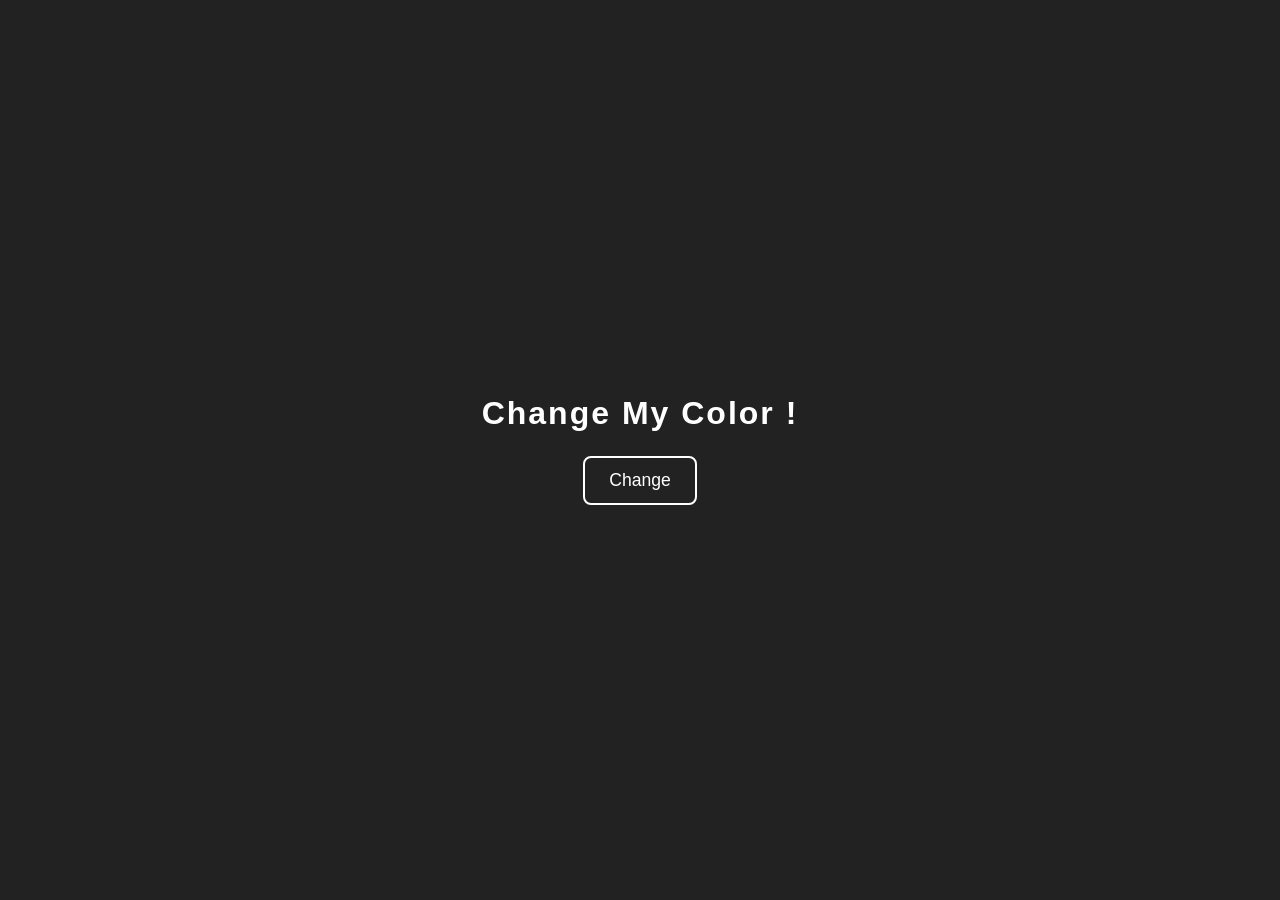
<file: Task11-Part2/01-Color-Flipper/index.html>
<!DOCTYPE html>
<html lang="ar">
<head>
<meta charset="UTF-8">
<meta name="viewport" content="width=device-width, initial-scale=1.0">
<title>Color Flipper</title>
<link rel="stylesheet" href="style.css">
</head>
<body>
  <main>
    <h1 id="color-text">Change My Color !</h1>
    <button id="btn" class="btn">Change</button>
  </main>
  <script src="app.js"></script>
</body>
</html>
</file>
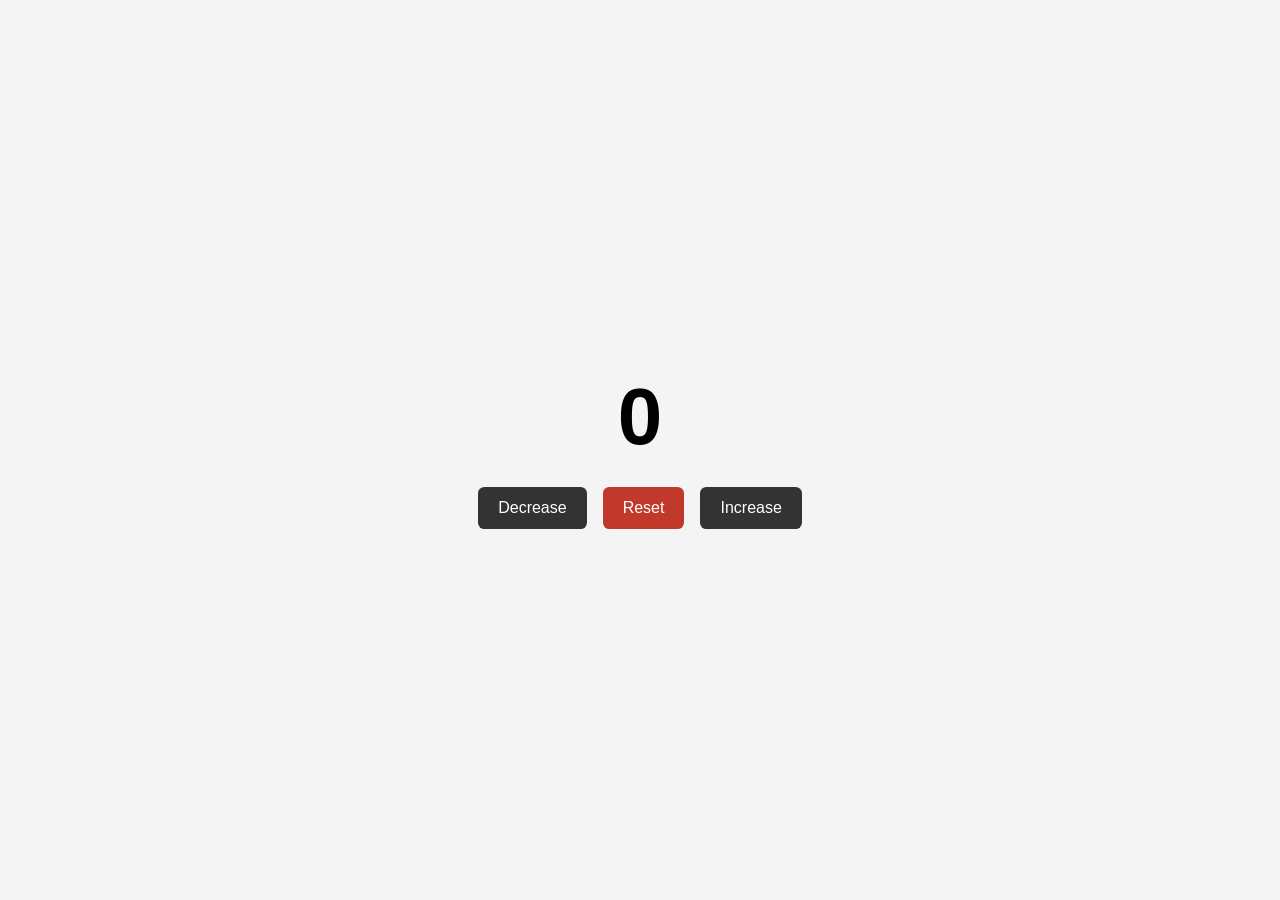
<file: Task11-Part2/02-Counter/index.html>
<!DOCTYPE html>
<html lang="ar">
<head>
<meta charset="UTF-8">
<meta name="viewport" content="width=device-width, initial-scale=1.0">
<title>Counter</title>
<link rel="stylesheet" href="style.css">
</head>
<body>
  <main>
    <h1 id="value">0</h1>
    <div class="btn-container">
      <button class="btn" id="decrease-btn">Decrease</button>
      <button class="btn" id="reset-btn">Reset</button>
      <button class="btn" id="increase-btn">Increase</button>
    </div>
  </main>
  <script src="app.js"></script>
</body>
</html>
</file>
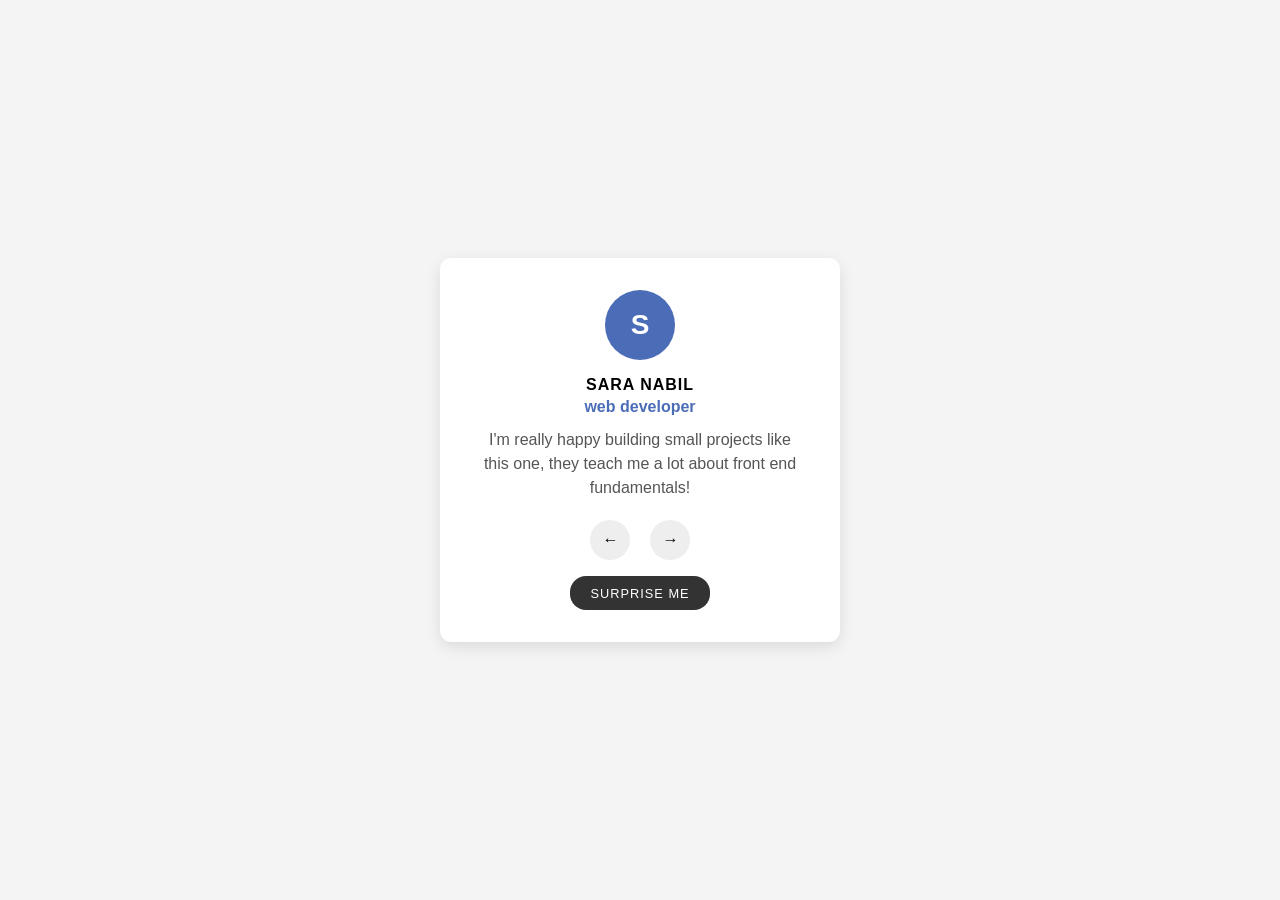
<file: Task11-Part2/03-Reviews/index.html>
<!DOCTYPE html>
<html lang="ar">
<head>
<meta charset="UTF-8">
<meta name="viewport" content="width=device-width, initial-scale=1.0">
<title>Reviews</title>
<link rel="stylesheet" href="style.css">
</head>
<body>
  <main>
    <section class="review">
      <div class="img-container">
        <span id="avatar">A</span>
      </div>
      <h4 id="author">author</h4>
      <p id="job">job</p>
      <p id="info">review text</p>
      <div class="button-container">
        <button class="prev-btn"><i>&#8592;</i></button>
        <button class="next-btn"><i>&#8594;</i></button>
      </div>
      <button class="random-btn">Surprise Me</button>
    </section>
  </main>
  <script src="app.js"></script>
</body>
</html>
</file>
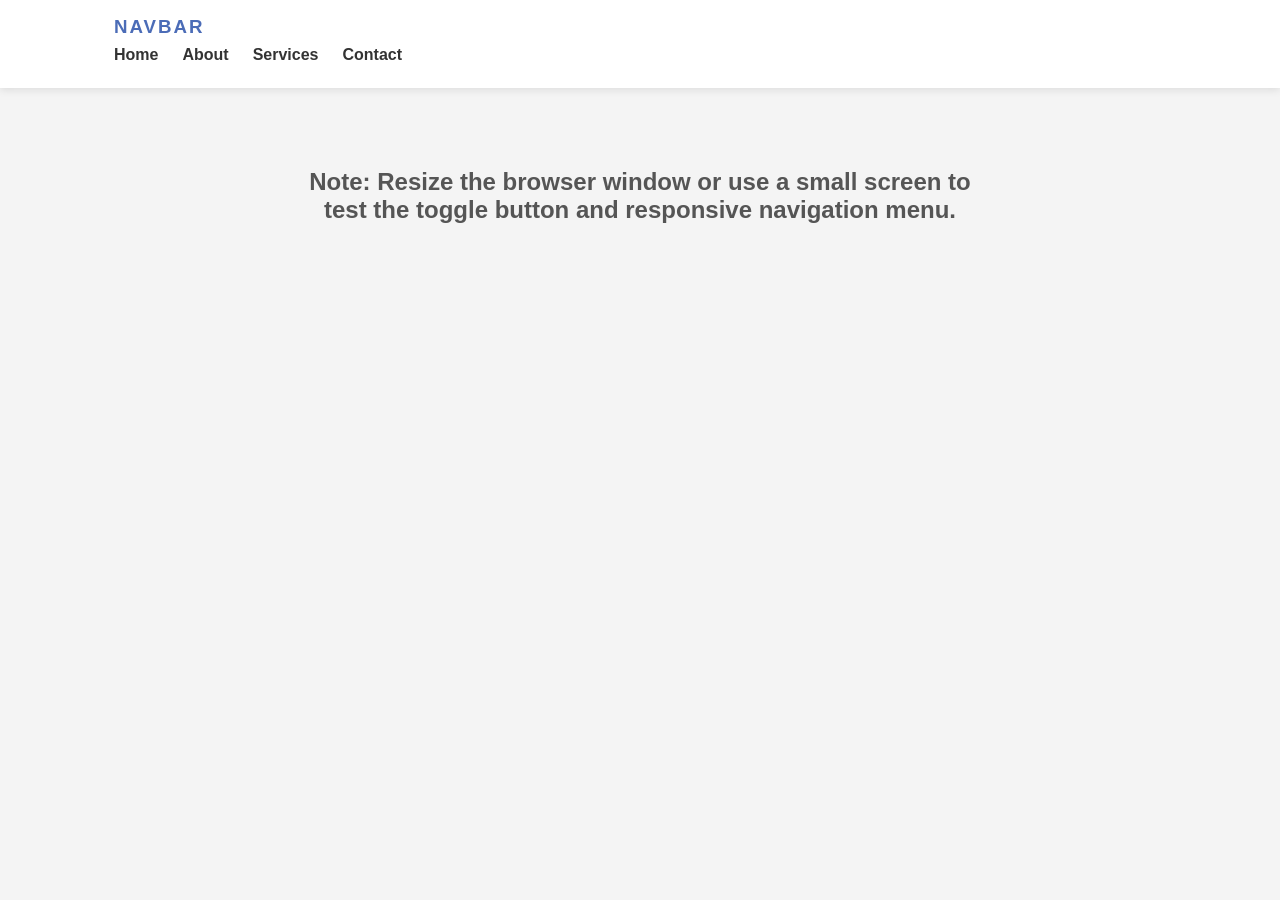
<file: Task11-Part2/04-Navbar/index.html>
<!DOCTYPE html>
<html lang="ar">
<head>
<meta charset="UTF-8">
<meta name="viewport" content="width=device-width, initial-scale=1.0">
<title>Navbar</title>
<link rel="stylesheet" href="style.css">
</head>
<body>
  <nav class="navbar">
    <div class="nav-center">
      <div class="nav-header">
        <h3>navbar</h3>
        <button class="nav-toggle" id="nav-toggle">
          <span>&#9776;</span>
        </button>
      </div>
      <ul class="nav-links" id="nav-links">
        <li><a href="#">home</a></li>
        <li><a href="#">about</a></li>
        <li><a href="#">services</a></li>
        <li><a href="#">contact</a></li>
      </ul>
    </div>
  </nav>
  <main>
    <h2>Note: Resize the browser window or use a small screen to test the toggle button and responsive navigation menu.
</h2>
  </main>
  <script src="app.js"></script>
</body>
</html>
</file>
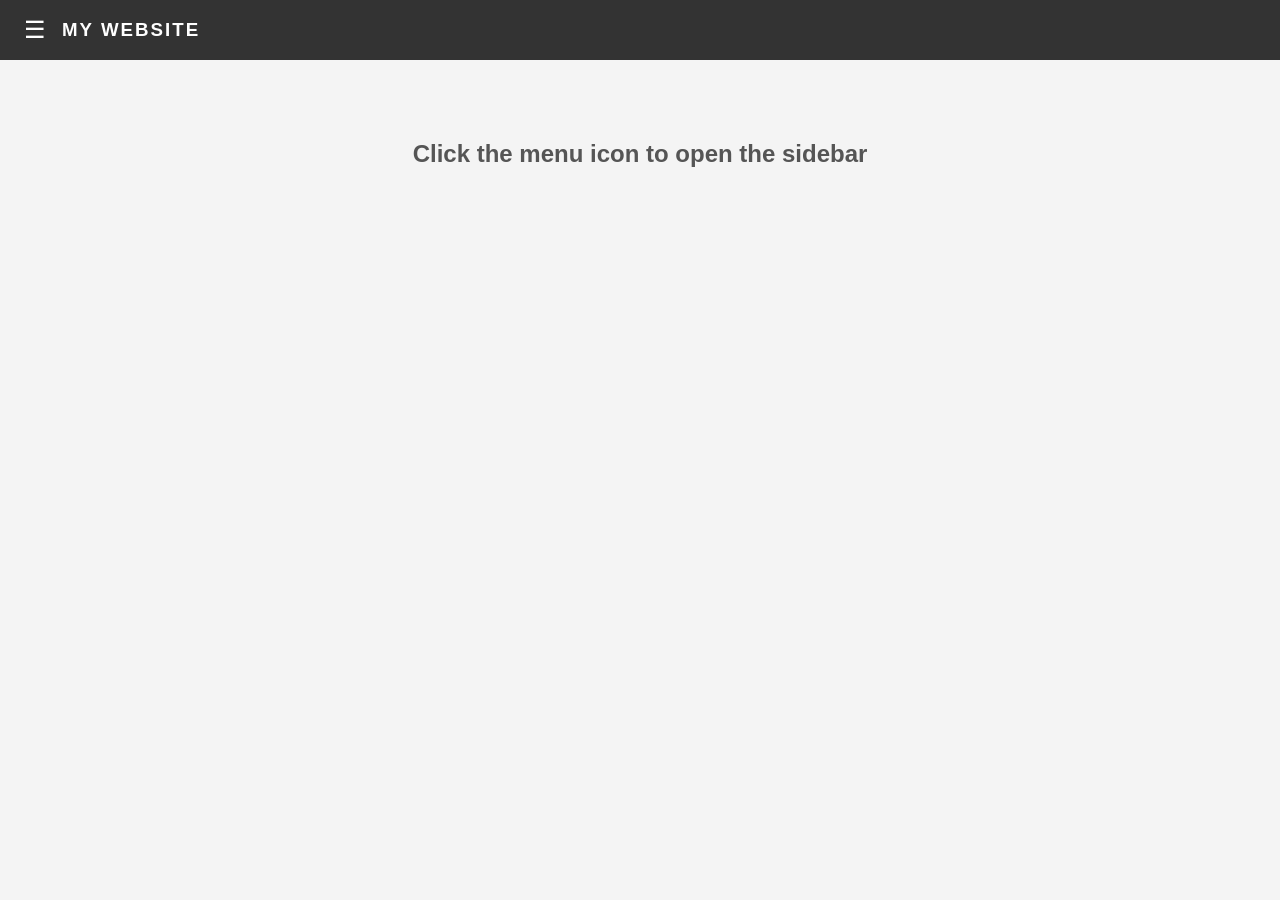
<file: Task11-Part2/05-Sidebar/index.html>
<!DOCTYPE html>
<html lang="ar">
<head>
<meta charset="UTF-8">
<meta name="viewport" content="width=device-width, initial-scale=1.0">
<title>Sidebar</title>
<link rel="stylesheet" href="style.css">
</head>
<body>
  <nav class="navbar">
    <button class="toggle-btn" id="toggle-btn"><span>&#9776;</span></button>
    <h3>My Website</h3>
  </nav>

  <aside class="sidebar" id="sidebar">
    <button class="close-btn" id="close-btn">&times;</button>
    <ul class="sidebar-links">
      <li><a href="#">home</a></li>
      <li><a href="#">about</a></li>
      <li><a href="#">services</a></li>
      <li><a href="#">products</a></li>
      <li><a href="#">contact</a></li>
    </ul>
  </aside>

  <main>
    <h2>Click the menu icon to open the sidebar</h2>
  </main>
  <script src="app.js"></script>
</body>
</html>
</file>
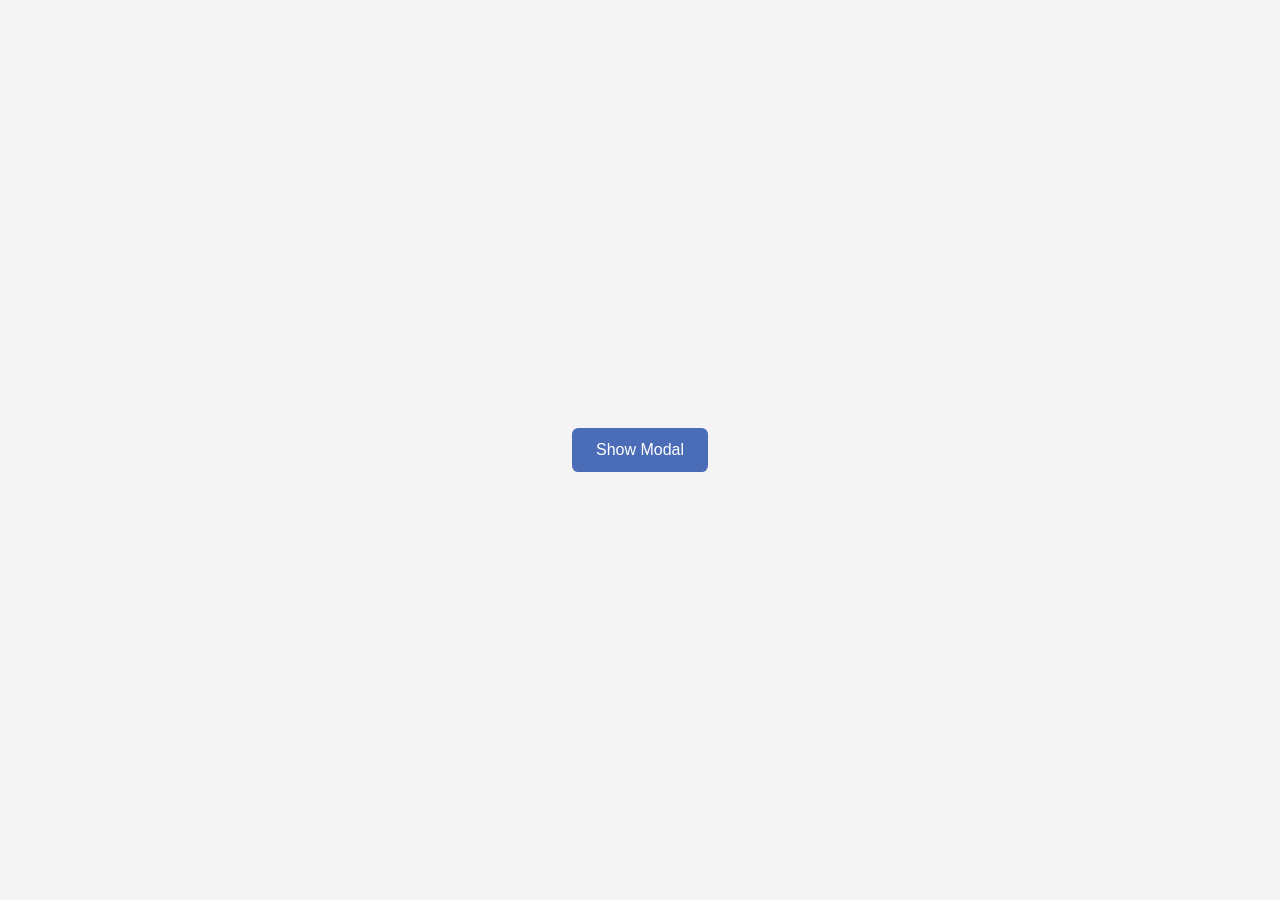
<file: Task11-Part2/06-Modal/index.html>
<!DOCTYPE html>
<html lang="ar">
<head>
<meta charset="UTF-8">
<meta name="viewport" content="width=device-width, initial-scale=1.0">
<title>Modal</title>
<link rel="stylesheet" href="style.css">
</head>
<body>
  <main>
    <button class="btn" id="open-modal">Show Modal</button>
  </main>

  <div class="modal-overlay" id="modal-overlay">
    <div class="modal-container">
      <button class="close-btn" id="close-modal">&times;</button>
      <h2>Modal Title</h2>
      <p>simple modal window that is built with vanilla JavaScript.<br> Click the button below, the X, or the overlay to close it.</p>
      <button class="btn" id="close-modal-2">Close</button>
    </div>
  </div>

  <script src="app.js"></script>
</body>
</html>
</file>
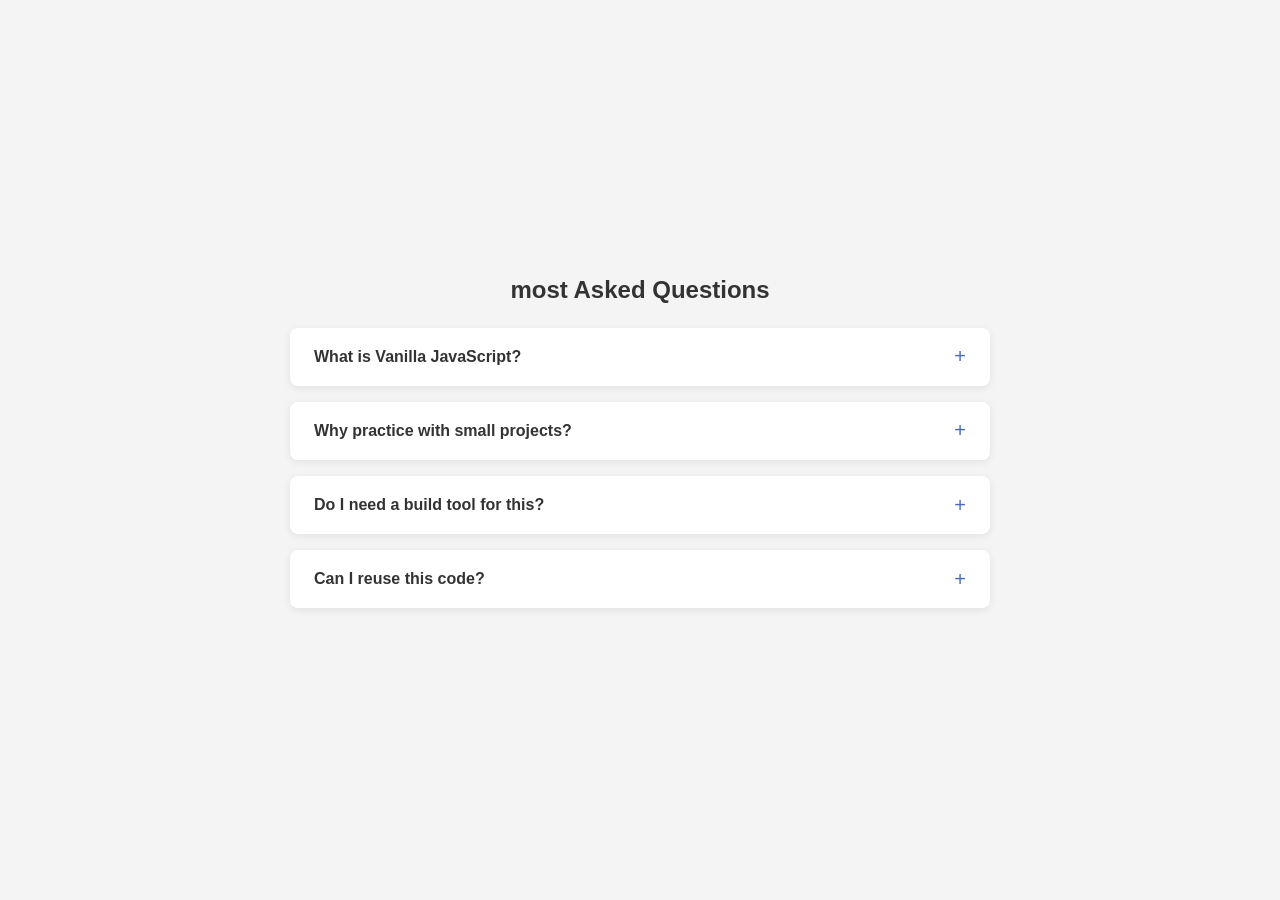
<file: Task11-Part2/07-Questions/index.html>
<!DOCTYPE html>
<html lang="ar">
<head>
<meta charset="UTF-8">
<meta name="viewport" content="width=device-width, initial-scale=1.0">
<title>Questions</title>
<link rel="stylesheet" href="style.css">
</head>
<body>
  <main>
    <h2>most Asked Questions</h2>
    <section class="questions" id="questions"></section>
  </main>
  <script src="app.js"></script>
</body>
</html>
</file>
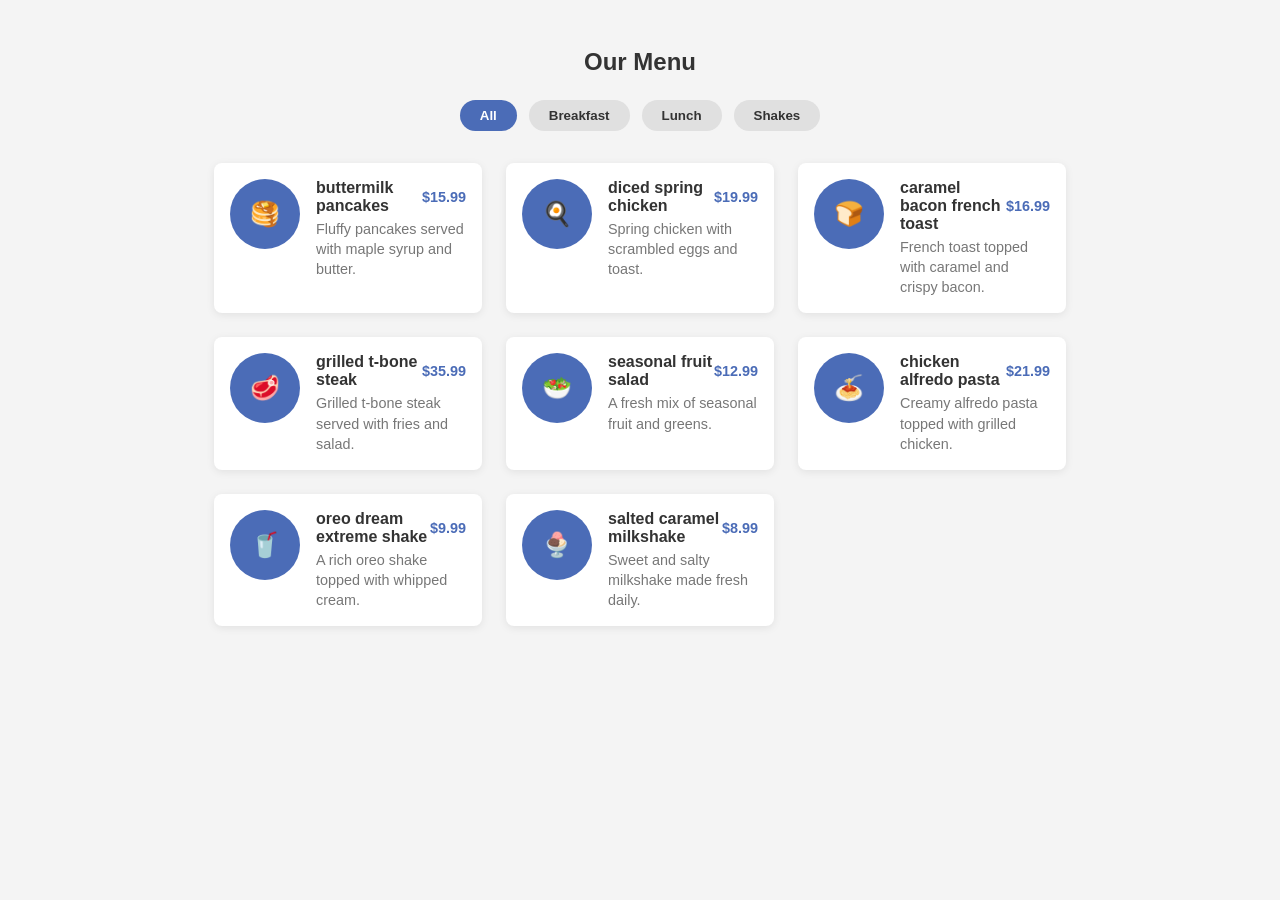
<file: Task11-Part2/08-Menu/index.html>
<!DOCTYPE html>
<html lang="ar">
<head>
<meta charset="UTF-8">
<meta name="viewport" content="width=device-width, initial-scale=1.0">
<title>Menu</title>
<link rel="stylesheet" href="style.css">
</head>
<body>
  <main>
    <h2>Our Menu</h2>
    <div class="btn-container" id="btn-container"></div>
    <section class="menu-items" id="menu-items"></section>
  </main>
  <script src="app.js"></script>
</body>
</html>
</file>
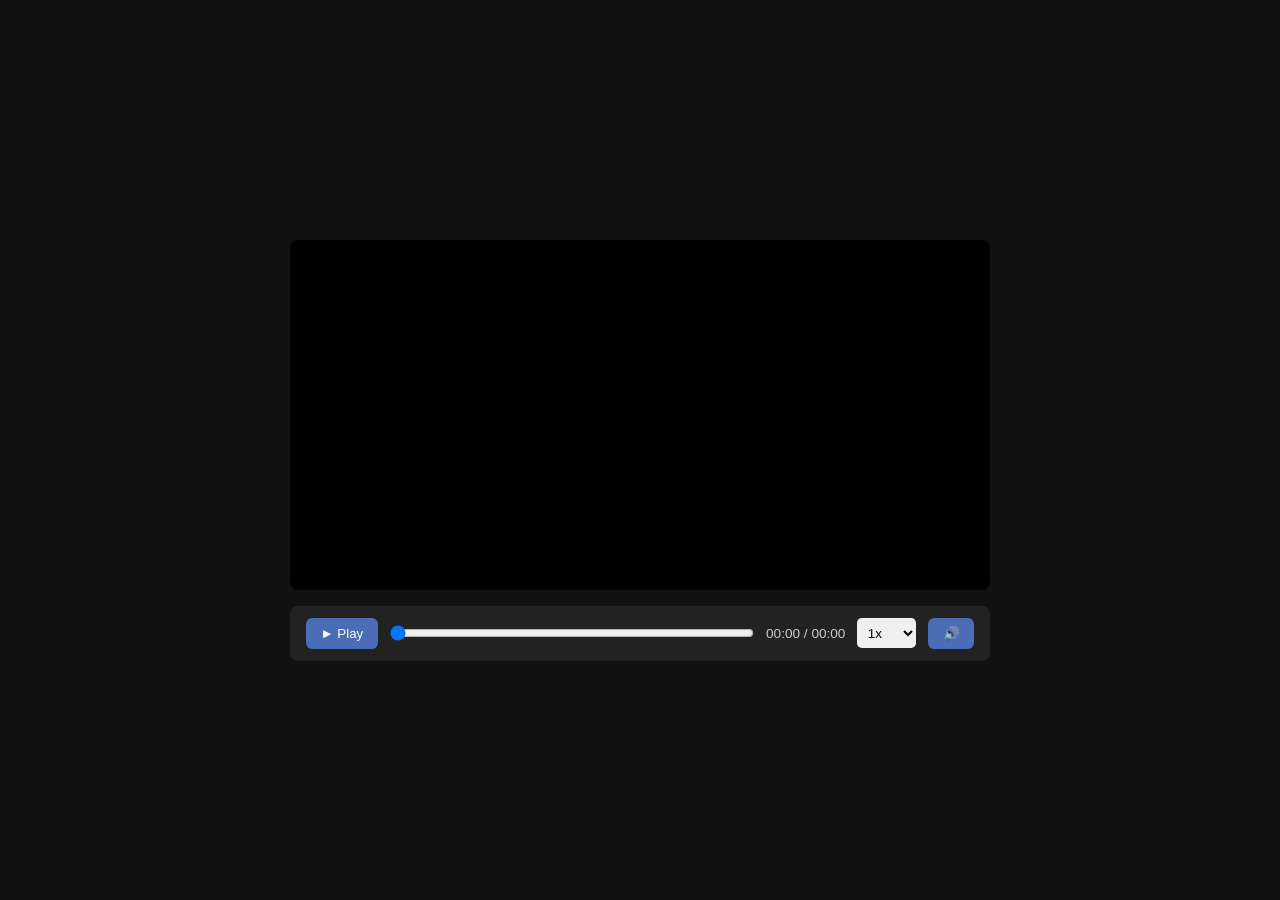
<file: Task11-Part2/09-Video/index.html>
<!DOCTYPE html>
<html lang="ar">
<head>
<meta charset="UTF-8">
<meta name="viewport" content="width=device-width, initial-scale=1.0">
<title>Video</title>
<link rel="stylesheet" href="style.css">
</head>
<body>
  <main>
    <div class="video-container">
     <video id="video" src="mixkit-stunning-sunset-seen-from-the-sea-4119-hd-ready.mp4" poster=""></video>
     
    </div>

    <div class="video-controls">
      <button id="play-btn" class="control-btn">&#9658; Play</button>
      <input type="range" id="progress" value="0" min="0" max="100" step="0.1">
      <span id="time">00:00 / 00:00</span>
      <select id="speed">
        <option value="0.5">0.5x</option>
        <option value="1" selected>1x</option>
        <option value="1.5">1.5x</option>
        <option value="2">2x</option>
      </select>
      <button id="mute-btn" class="control-btn">&#128266;</button>
    </div>
  </main>
  <script src="app.js"></script>
</body>
</html>
</file>
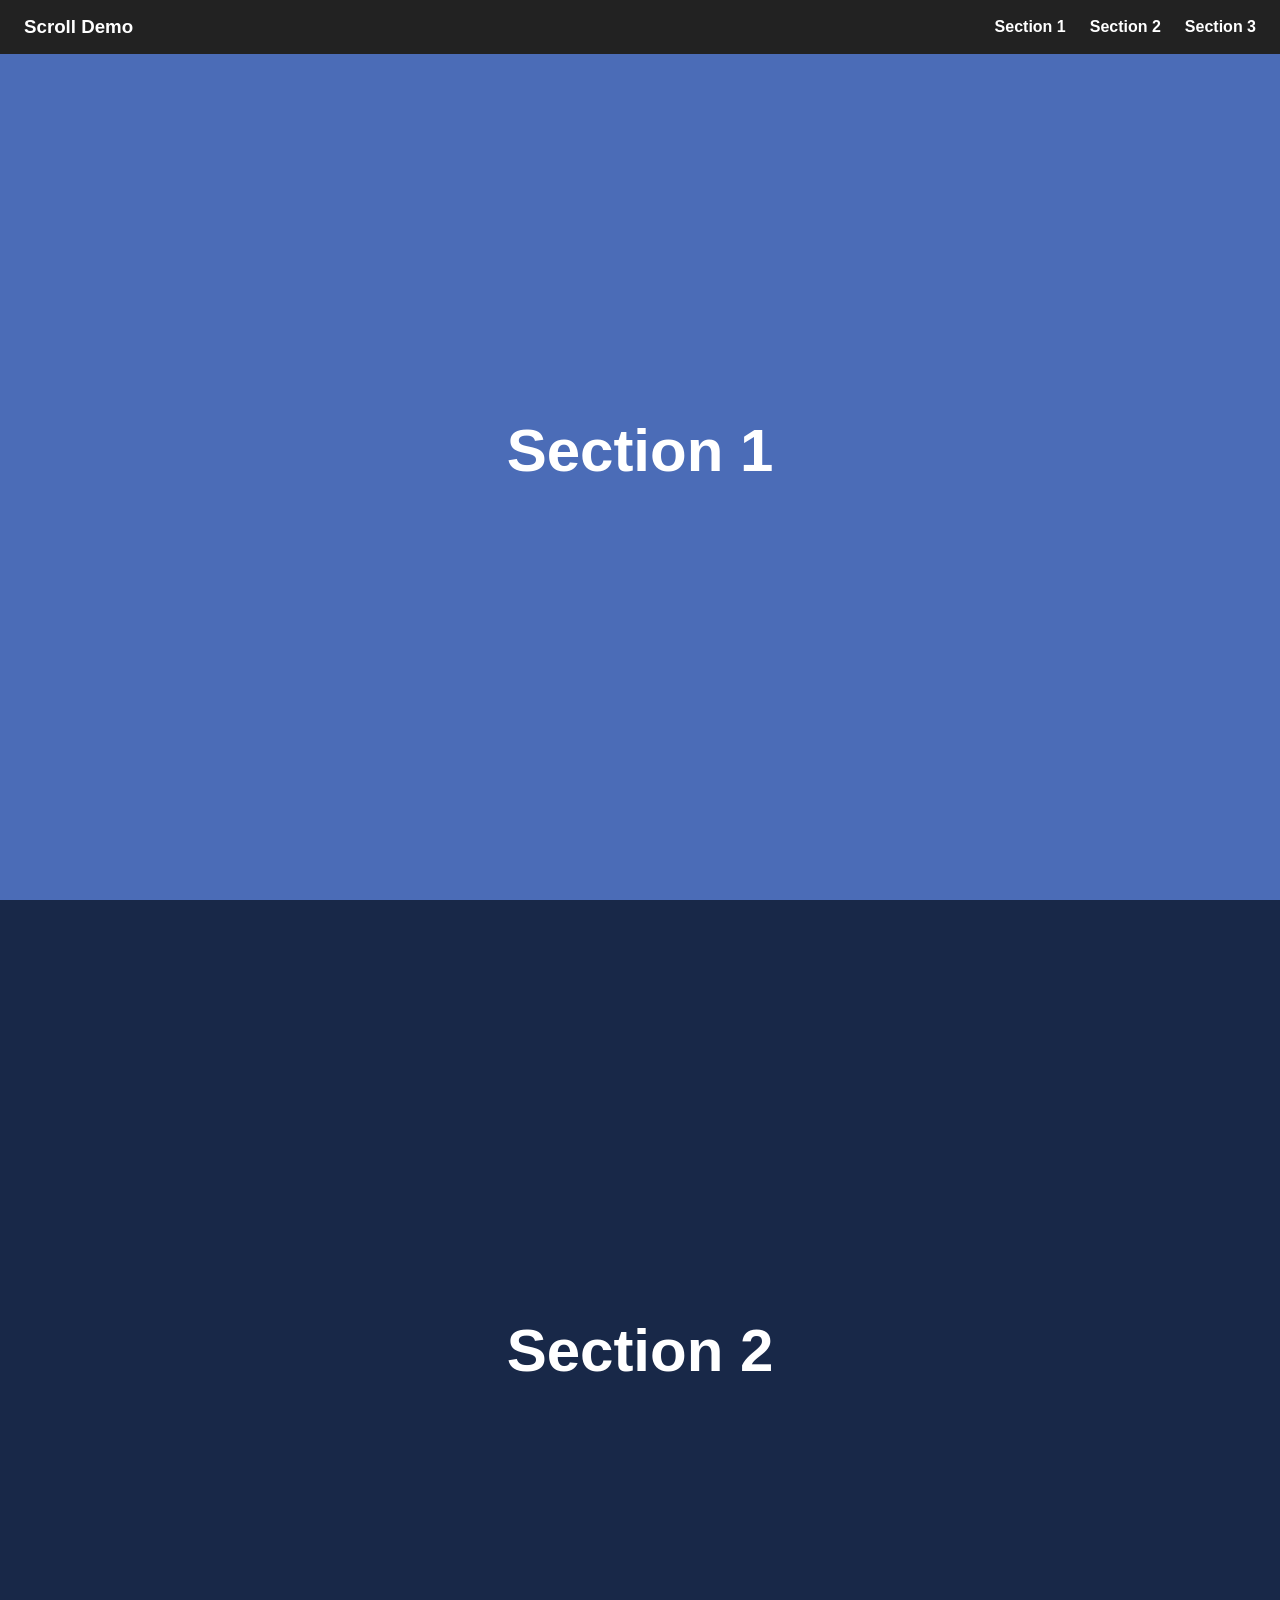
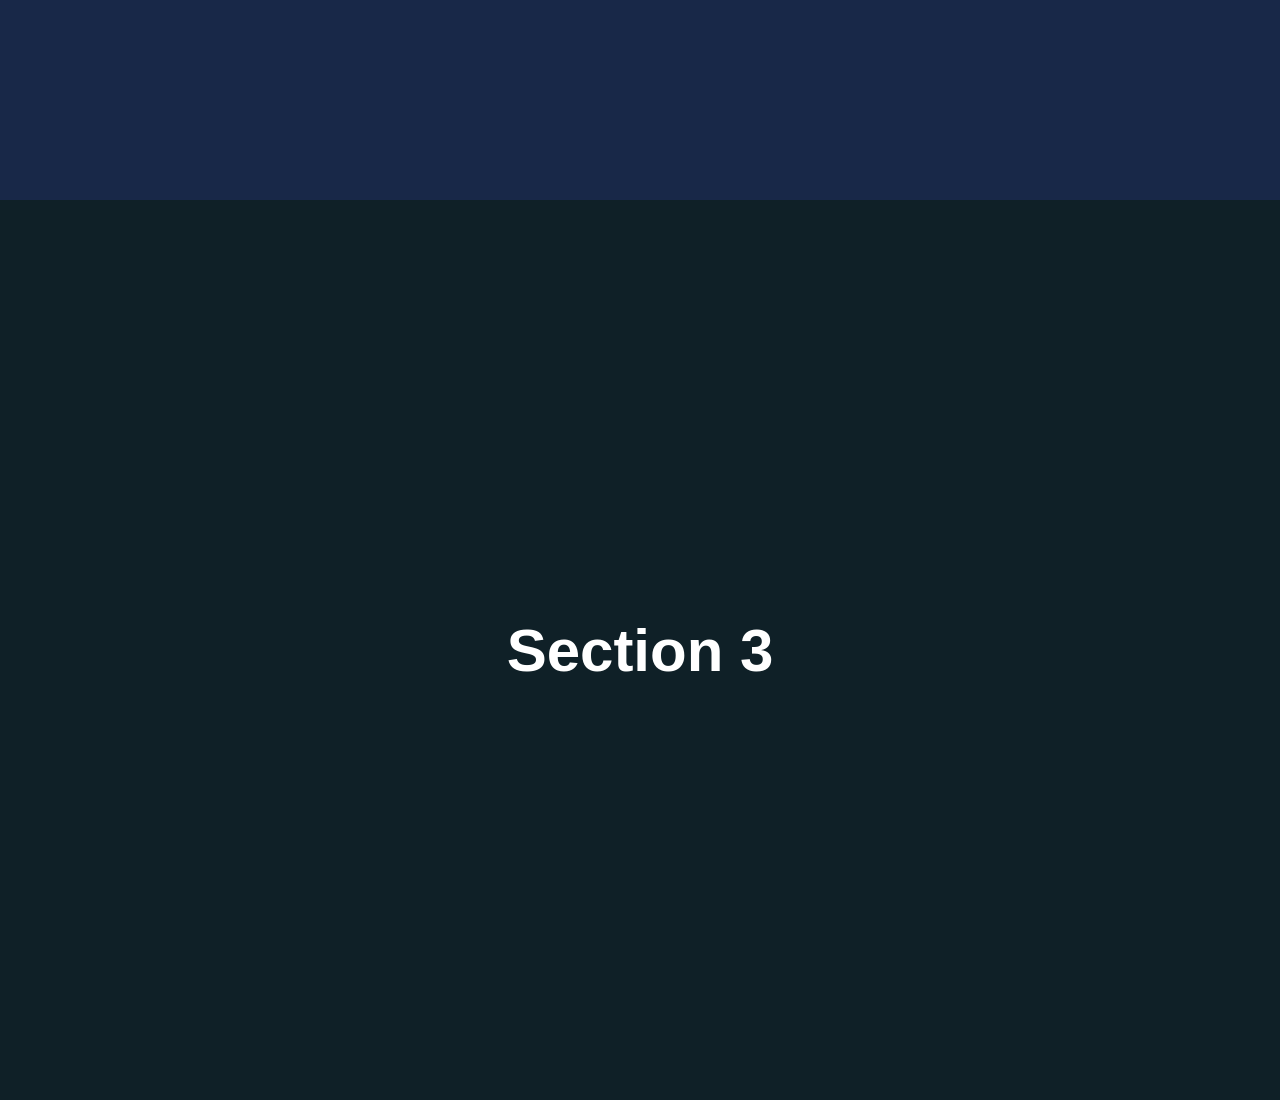
<file: Task11-Part2/10-Scroll/index.html>
<!DOCTYPE html>
<html lang="ar">
<head>
<meta charset="UTF-8">
<meta name="viewport" content="width=device-width, initial-scale=1.0">
<title>Scroll</title>
<link rel="stylesheet" href="style.css">
</head>
<body>
  <nav class="navbar">
    <h3>Scroll Demo</h3>
    <ul class="nav-links">
      <li><a href="#section1">Section 1</a></li>
      <li><a href="#section2">Section 2</a></li>
      <li><a href="#section3">Section 3</a></li>
    </ul>
  </nav>

  <section id="section1" class="page-section color-1">
    <h2>Section 1</h2>
  </section>
  <section id="section2" class="page-section color-2">
    <h2>Section 2</h2>
  </section>
  <section id="section3" class="page-section color-3">
    <h2>Section 3</h2>
  </section>

  <button id="scroll-top" class="scroll-top">&uarr;</button>

  <script src="app.js"></script>
</body>
</html>
</file>
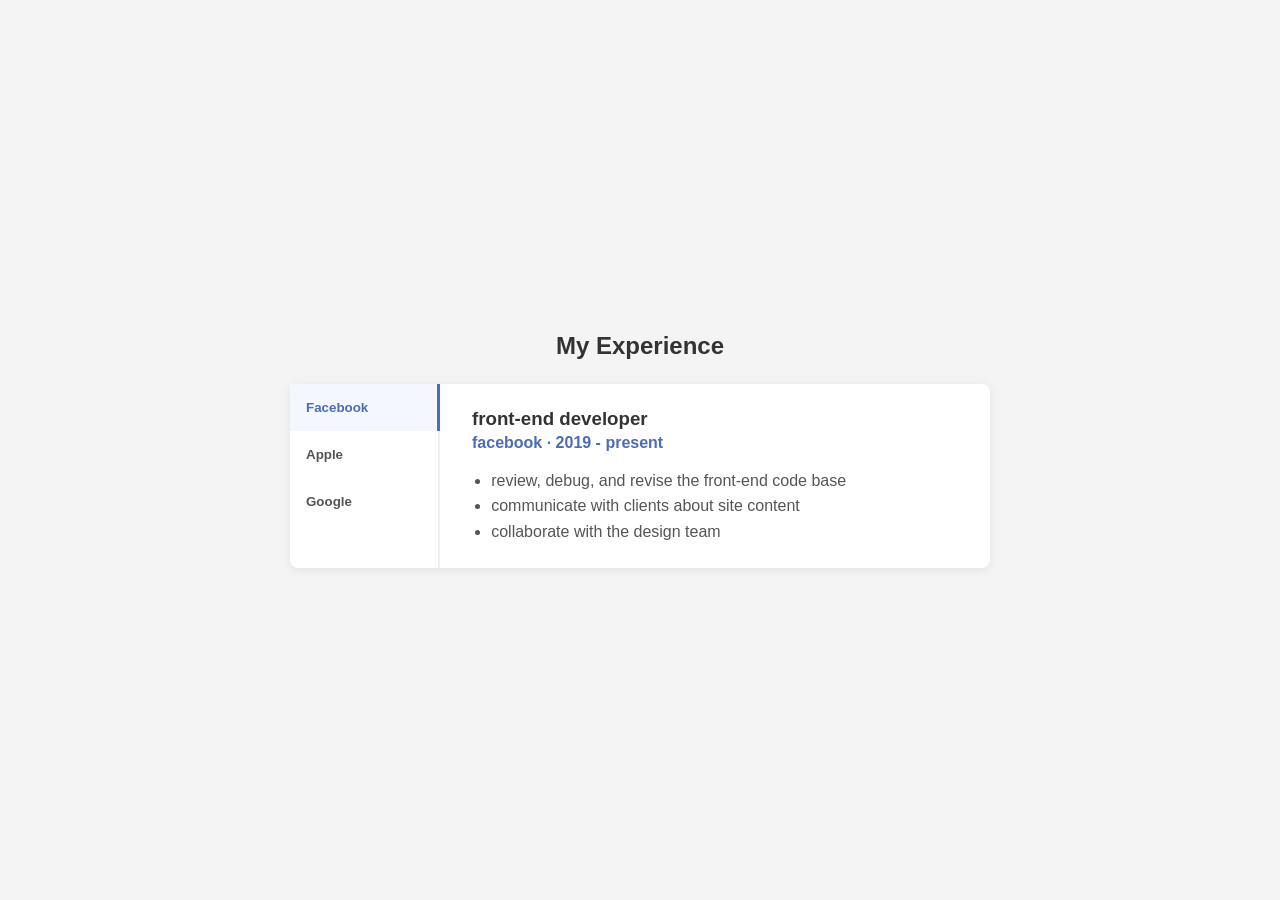
<file: Task11-Part2/11-Tabs/index.html>
<!DOCTYPE html>
<html lang="ar">
<head>
<meta charset="UTF-8">
<meta name="viewport" content="width=device-width, initial-scale=1.0">
<title>Tabs</title>
<link rel="stylesheet" href="style.css">
</head>
<body>
  <main>
    <h2>My Experience</h2>
    <div class="job-center">
      <div class="btn-container" id="btn-container"></div>
      <div class="job-info" id="job-info"></div>
    </div>
  </main>
  <script src="app.js"></script>
</body>
</html>
</file>
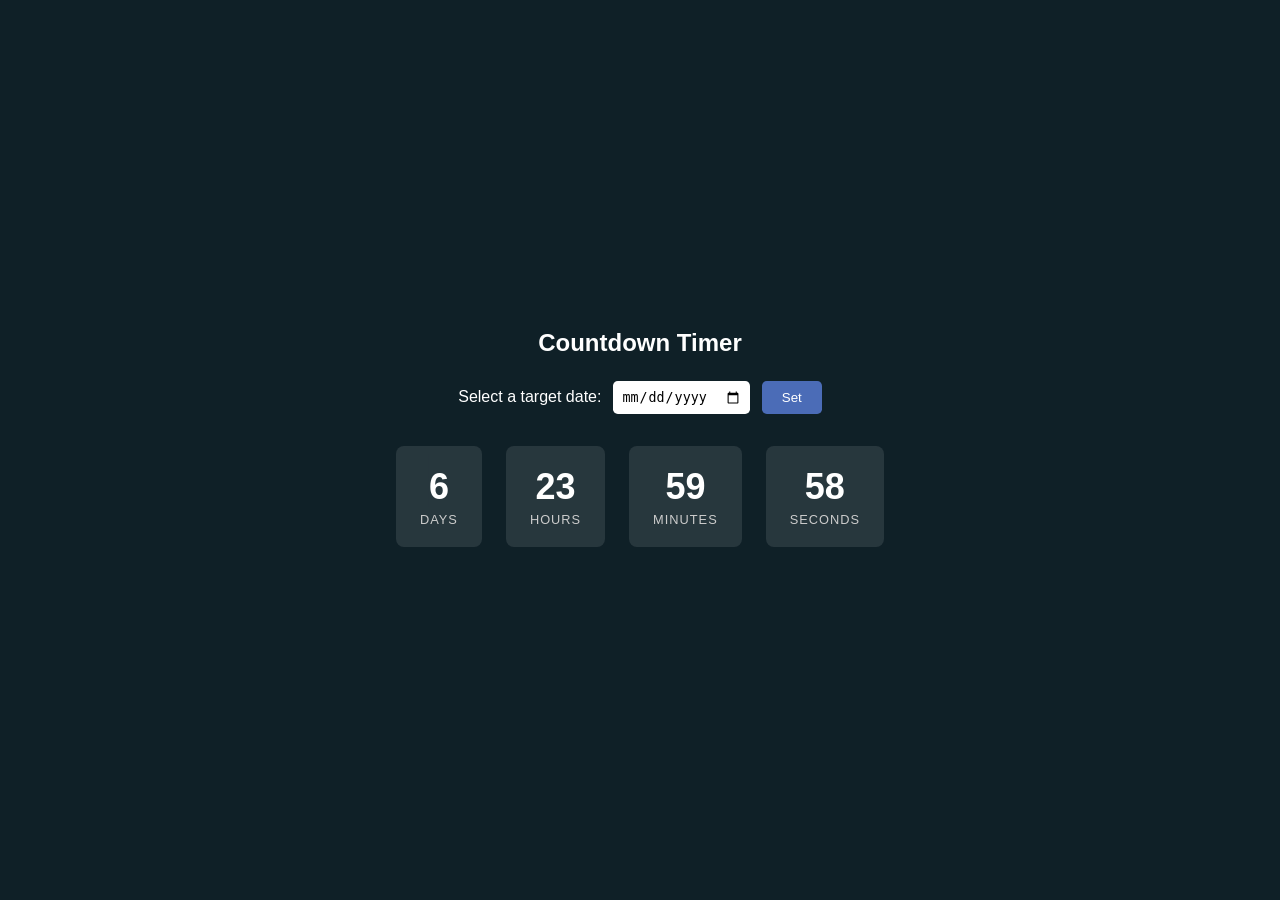
<file: Task11-Part2/12-Countdown/index.html>
<!DOCTYPE html>
<html lang="ar">
<head>
<meta charset="UTF-8">
<meta name="viewport" content="width=device-width, initial-scale=1.0">
<title>Countdown</title>
<link rel="stylesheet" href="style.css">
</head>
<body>
  <main>
    <h2>Countdown Timer</h2>
    <form id="date-form">
      <label for="date-picker">Select a target date:</label>
      <input type="date" id="date-picker">
      <button type="submit" class="btn">Set</button>
    </form>
    <div class="countdown" id="countdown">
      <div class="countdown-el">
        <h3 id="days">0</h3>
        <p>days</p>
      </div>
      <div class="countdown-el">
        <h3 id="hours">0</h3>
        <p>hours</p>
      </div>
      <div class="countdown-el">
        <h3 id="minutes">0</h3>
        <p>minutes</p>
      </div>
      <div class="countdown-el">
        <h3 id="seconds">0</h3>
        <p>seconds</p>
      </div>
    </div>
    <p id="message"></p>
  </main>
  <script src="app.js"></script>
</body>
</html>
</file>
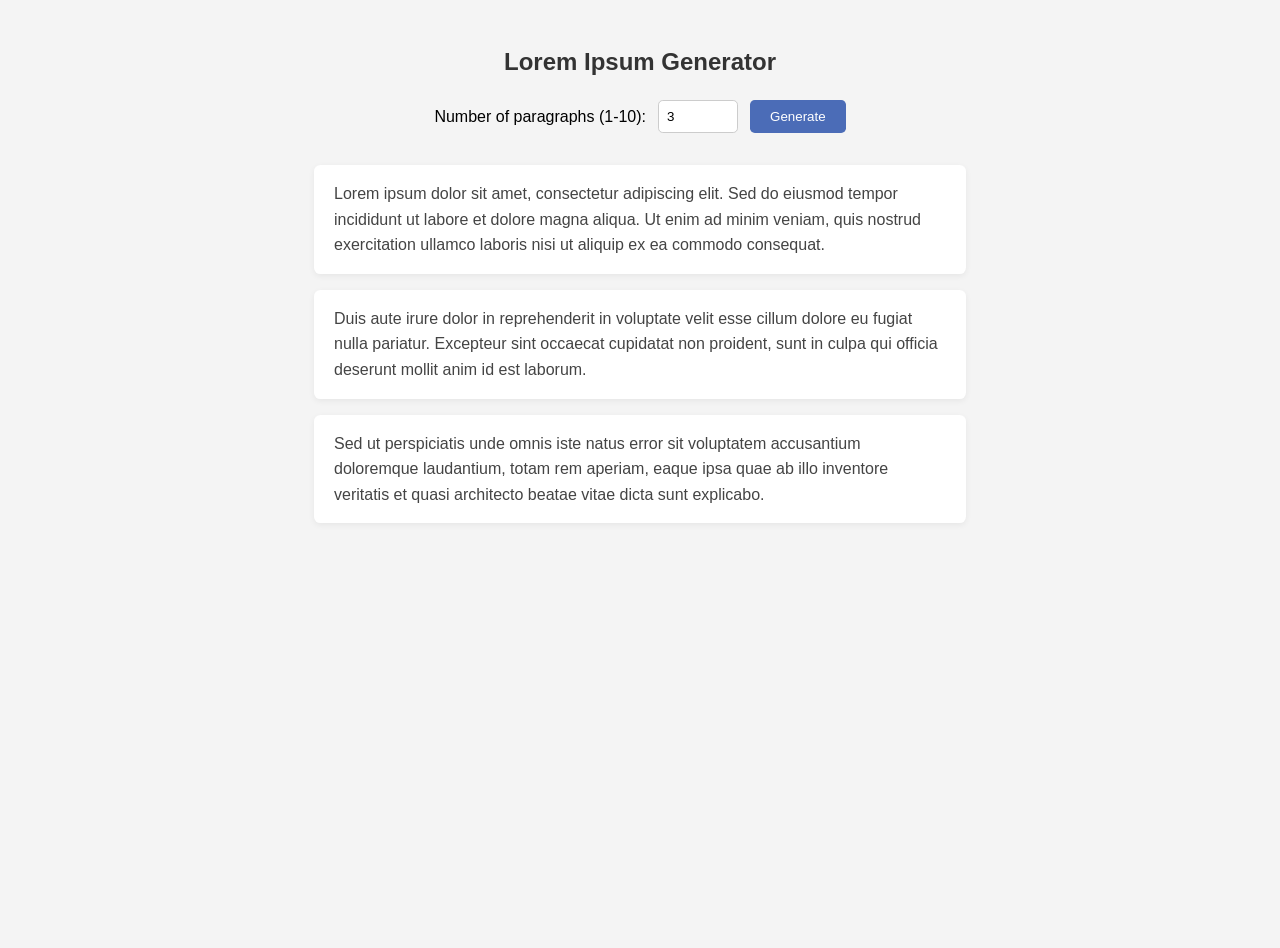
<file: Task11-Part2/13-Lorem-Ipsum/index.html>
<!DOCTYPE html>
<html lang="ar">
<head>
<meta charset="UTF-8">
<meta name="viewport" content="width=device-width, initial-scale=1.0">
<title>Lorem Ipsum Generator</title>
<link rel="stylesheet" href="style.css">
</head>
<body>
  <main>
    <h2>Lorem Ipsum Generator</h2>
    <form id="lorem-form">
      <label for="amount">Number of paragraphs (1-10):</label>
      <input type="number" id="amount" min="1" max="10" value="3">
      <button type="submit" class="btn">Generate</button>
    </form>
    <div id="paragraphs" class="paragraphs"></div>
  </main>
  <script src="app.js"></script>
</body>
</html>
</file>
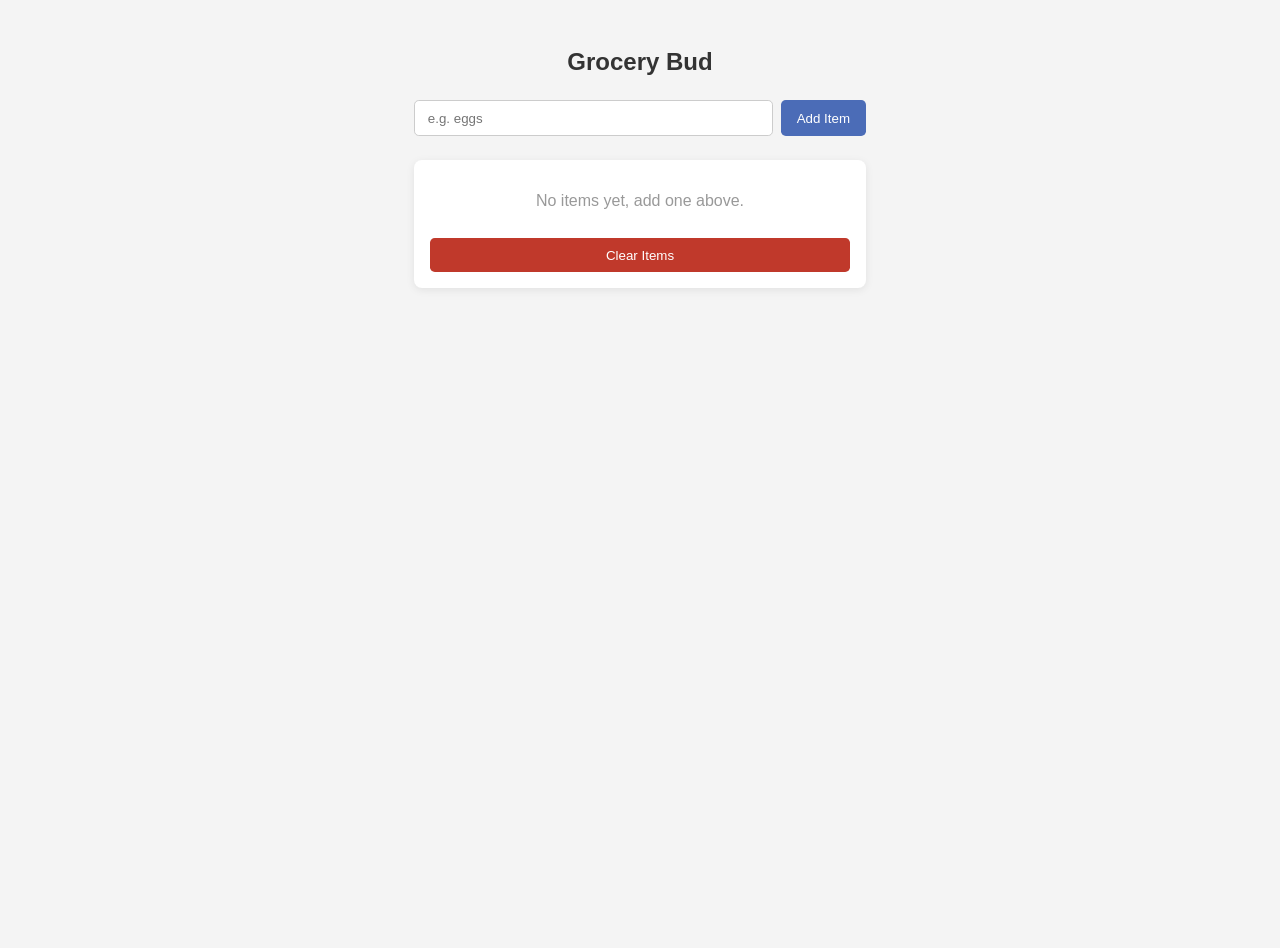
<file: Task11-Part2/14-Grocery/index.html>
<!DOCTYPE html>
<html lang="ar">
<head>
<meta charset="UTF-8">
<meta name="viewport" content="width=device-width, initial-scale=1.0">
<title>Grocery Bud</title>
<link rel="stylesheet" href="style.css">
</head>
<body>
  <main>
    <h2>Grocery Bud</h2>
    <form id="grocery-form">
      <input type="text" id="grocery-input" placeholder="e.g. eggs">
      <button type="submit" class="btn">Add Item</button>
    </form>
    <div class="grocery-container">
      <ul class="grocery-list" id="grocery-list"></ul>
      <button class="clear-btn" id="clear-btn">Clear Items</button>
    </div>
  </main>
  <script src="app.js"></script>
</body>
</html>
</file>
<file: Task11-Part2/01-Color-Flipper/style.css>
* { margin:0; padding:0; box-sizing:border-box; }
body{
  min-height:100vh;
  display:flex;
  align-items:center;
  justify-content:center;
  font-family:'Segoe UI', Arial, sans-serif;
  transition:background 0.3s ease-in-out;
  background:#222;
}
main{
  text-align:center;
  color:#fff;
}
h1{
  font-size:2rem;
  margin-bottom:1.5rem;
  letter-spacing:2px;
  text-transform:capitalize;
}
.btn{
  background:transparent;
  border:2px solid #fff;
  color:#fff;
  padding:0.75rem 1.5rem;
  font-size:1.1rem;
  border-radius:0.5rem;
  cursor:pointer;
  transition:all 0.3s ease;
}
.btn:hover{
  background:#fff;
  color:#222;
}
</file>
<file: Task11-Part2/02-Counter/style.css>
* { margin:0; padding:0; box-sizing:border-box; }
body{
  min-height:100vh;
  display:flex;
  align-items:center;
  justify-content:center;
  font-family:'Segoe UI', Arial, sans-serif;
  background:#f4f4f4;
}
main{
  text-align:center;
}
#value{
  font-size:5rem;
  margin-bottom:1.5rem;
  transition:color 0.3s ease;
}
.btn-container{
  display:flex;
  gap:1rem;
  justify-content:center;
  flex-wrap:wrap;
}
.btn{
  border:none;
  padding:0.75rem 1.25rem;
  font-size:1rem;
  border-radius:0.4rem;
  cursor:pointer;
  background:#333;
  color:#fff;
  transition:transform 0.2s ease;
}
.btn:hover{
  transform:translateY(-2px);
}
#reset-btn{
  background:#c0392b;
}
</file>
<file: Task11-Part2/03-Reviews/style.css>
* { margin:0; padding:0; box-sizing:border-box; }
body{
  min-height:100vh;
  display:flex;
  align-items:center;
  justify-content:center;
  font-family:'Segoe UI', Arial, sans-serif;
  background:#f4f4f4;
}
.review{
  background:#fff;
  padding:2rem 2.5rem;
  border-radius:0.7rem;
  box-shadow:0 5px 15px rgba(0,0,0,0.1);
  max-width:400px;
  text-align:center;
}
.img-container{
  margin-bottom:1rem;
}
#avatar{
  display:inline-flex;
  align-items:center;
  justify-content:center;
  width:70px;
  height:70px;
  border-radius:50%;
  background:#4b6cb7;
  color:#fff;
  font-size:1.75rem;
  font-weight:bold;
}
#author{
  text-transform:uppercase;
  margin-bottom:0.25rem;
  letter-spacing:1px;
}
#job{
  color:#4b6cb7;
  margin-bottom:0.75rem;
  font-weight:600;
}
#info{
  color:#555;
  line-height:1.5;
  margin-bottom:1.25rem;
}
.button-container{
  display:flex;
  justify-content:center;
  gap:1.25rem;
  margin-bottom:1rem;
}
.button-container button{
  border:none;
  background:#eee;
  width:2.5rem;
  height:2.5rem;
  border-radius:50%;
  cursor:pointer;
  font-size:1rem;
  transition:background 0.3s ease;
}
.button-container button:hover{
  background:#4b6cb7;
  color:#fff;
}
.random-btn{
  border:none;
  background:#333;
  color:#fff;
  padding:0.6rem 1.25rem;
  border-radius:1rem;
  cursor:pointer;
  letter-spacing:1px;
  text-transform:uppercase;
  font-size:0.8rem;
}
</file>
<file: Task11-Part2/04-Navbar/style.css>
* { margin:0; padding:0; box-sizing:border-box; }
body{
  font-family:'Segoe UI', Arial, sans-serif;
  background:#f4f4f4;
}
main{
  max-width:700px;
  margin:5rem auto;
  text-align:center;
  color:#555;
  padding:0 1rem;
}
.navbar{
  background:#fff;
  box-shadow:0 2px 8px rgba(0,0,0,0.1);
}
.nav-center{
  max-width:1100px;
  margin:0 auto;
  padding:1rem 1.5rem;
}
.nav-header{
  display:flex;
  align-items:center;
  justify-content:space-between;
}
.nav-header h3{
  text-transform:uppercase;
  letter-spacing:2px;
  color:#4b6cb7;
}
.nav-toggle{
  background:transparent;
  border:none;
  font-size:1.5rem;
  cursor:pointer;
  color:#333;
  display:none;
}
.nav-links{
  list-style:none;
  display:flex;
  gap:1.5rem;
  overflow:hidden;
  max-height:0;
  transition:max-height 0.4s ease-in-out;
}
.nav-links.show-links{
  max-height:15rem;
}
.nav-links li a{
  text-decoration:none;
  color:#333;
  text-transform:capitalize;
  font-weight:600;
  display:block;
  padding:0.5rem 0;
  transition:color 0.3s ease;
}
.nav-links li a:hover{
  color:#4b6cb7;
}
@media screen and (max-width:768px){
  .nav-toggle{
    display:block;
  }
  .nav-links{
    flex-direction:column;
    gap:0;
  }
}
@media screen and (min-width:769px){
  .nav-links{
    max-height:15rem;
  }
}
</file>
<file: Task11-Part2/05-Sidebar/style.css>
* { margin:0; padding:0; box-sizing:border-box; }
body{
  font-family:'Segoe UI', Arial, sans-serif;
  background:#f4f4f4;
}
.navbar{
  background:#333;
  color:#fff;
  display:flex;
  align-items:center;
  gap:1rem;
  padding:1rem 1.5rem;
}
.navbar h3{
  text-transform:uppercase;
  letter-spacing:2px;
}
.toggle-btn{
  background:transparent;
  border:none;
  color:#fff;
  font-size:1.5rem;
  cursor:pointer;
}
.sidebar{
  position:fixed;
  top:0;
  left:0;
  height:100%;
  width:250px;
  background:#222;
  transform:translateX(-100%);
  transition:transform 0.3s ease-in-out;
  z-index:10;
  padding-top:3rem;
}
.sidebar.show-sidebar{
  transform:translateX(0);
}
.close-btn{
  position:absolute;
  top:1rem;
  right:1rem;
  background:transparent;
  border:none;
  color:#fff;
  font-size:1.75rem;
  cursor:pointer;
}
.sidebar-links{
  list-style:none;
}
.sidebar-links li a{
  display:block;
  padding:1rem 1.5rem;
  color:#fff;
  text-decoration:none;
  text-transform:capitalize;
  font-weight:600;
  transition:background 0.3s ease;
}
.sidebar-links li a:hover{
  background:#4b6cb7;
}
main{
  max-width:700px;
  margin:5rem auto;
  text-align:center;
  color:#555;
  padding:0 1rem;
}
</file>
<file: Task11-Part2/06-Modal/style.css>
* { margin:0; padding:0; box-sizing:border-box; }
body{
  min-height:100vh;
  display:flex;
  align-items:center;
  justify-content:center;
  font-family:'Segoe UI', Arial, sans-serif;
  background:#f4f4f4;
}
.btn{
  border:none;
  background:#4b6cb7;
  color:#fff;
  padding:0.8rem 1.5rem;
  font-size:1rem;
  border-radius:0.4rem;
  cursor:pointer;
}
.modal-overlay{
  position:fixed;
  top:0;
  left:0;
  width:100%;
  height:100%;
  background:rgba(0,0,0,0.6);
  display:flex;
  align-items:center;
  justify-content:center;
  opacity:0;
  visibility:hidden;
  transition:all 0.3s ease-in-out;
  z-index:10;
}
.modal-overlay.show-modal{
  opacity:1;
  visibility:visible;
}
.modal-container{
  background:#fff;
  padding:2rem;
  border-radius:0.6rem;
  max-width:450px;
  width:90%;
  position:relative;
  text-align:center;
}
.modal-container h2{
  margin-bottom:1rem;
  color:#333;
}
.modal-container p{
  margin-bottom:1.5rem;
  color:#555;
  line-height:1.5;
}
.close-btn{
  position:absolute;
  top:0.75rem;
  right:0.75rem;
  background:transparent;
  border:none;
  font-size:1.5rem;
  cursor:pointer;
  color:#333;
}
</file>
<file: Task11-Part2/07-Questions/style.css>
* { margin:0; padding:0; box-sizing:border-box; }
body{
  font-family:'Segoe UI', Arial, sans-serif;
  background:#f4f4f4;
  min-height:100vh;
  display:flex;
  align-items:center;
  justify-content:center;
}
main{
  max-width:700px;
  width:90%;
  padding:2rem 0;
}
main h2{
  text-align:center;
  margin-bottom:1.5rem;
  color:#333;
}
.question{
  background:#fff;
  margin-bottom:1rem;
  border-radius:0.5rem;
  box-shadow:0 2px 8px rgba(0,0,0,0.08);
  overflow:hidden;
}
.question-title{
  display:flex;
  justify-content:space-between;
  align-items:center;
  padding:1.1rem 1.5rem;
  cursor:pointer;
}
.question-title h4{
  color:#333;
}
.question-title .icon{
  font-size:1.25rem;
  transition:transform 0.3s ease;
  color:#4b6cb7;
}
.question.show .icon{
  transform:rotate(45deg);
}
.question-text{
  max-height:0;
  overflow:hidden;
  transition:max-height 0.3s ease;
  padding:0 1.5rem;
  color:#555;
  line-height:1.6;
}
.question.show .question-text{
  max-height:200px;
  padding-bottom:1.1rem;
}
</file>
<file: Task11-Part2/08-Menu/style.css>
* { margin:0; padding:0; box-sizing:border-box; }
body{
  font-family:'Segoe UI', Arial, sans-serif;
  background:#f4f4f4;
}
main{
  max-width:900px;
  margin:3rem auto;
  padding:0 1.5rem;
}
main h2{
  text-align:center;
  margin-bottom:1.5rem;
  color:#333;
}
.btn-container{
  display:flex;
  gap:0.75rem;
  justify-content:center;
  margin-bottom:2rem;
  flex-wrap:wrap;
}
.filter-btn{
  border:none;
  background:#e0e0e0;
  padding:0.5rem 1.25rem;
  border-radius:1rem;
  text-transform:capitalize;
  cursor:pointer;
  font-weight:600;
  color:#333;
  transition:all 0.3s ease;
}
.filter-btn.active{
  background:#4b6cb7;
  color:#fff;
}
.menu-items{
  display:grid;
  grid-template-columns:repeat(auto-fit, minmax(260px, 1fr));
  gap:1.5rem;
}
.menu-item{
  background:#fff;
  display:flex;
  gap:1rem;
  padding:1rem;
  border-radius:0.5rem;
  box-shadow:0 2px 8px rgba(0,0,0,0.08);
}
.photo{
  width:70px;
  height:70px;
  border-radius:50%;
  background:#4b6cb7;
  display:flex;
  align-items:center;
  justify-content:center;
  color:#fff;
  font-size:1.5rem;
  flex-shrink:0;
}
.item-info{
  flex:1;
}
.item-info header{
  display:flex;
  justify-content:space-between;
  align-items:center;
  margin-bottom:0.25rem;
}
.item-info h4{
  color:#333;
}
.item-info .price{
  color:#4b6cb7;
  font-weight:bold;
}
.item-info p{
  color:#777;
  font-size:0.9rem;
  line-height:1.4;
}
</file>
<file: Task11-Part2/09-Video/style.css>
* { margin:0; padding:0; box-sizing:border-box; }
body{
  min-height:100vh;
  display:flex;
  align-items:center;
  justify-content:center;
  font-family:'Segoe UI', Arial, sans-serif;
  background:#111;
}
main{
  width:90%;
  max-width:700px;
}
.video-container{
  position:relative;
  background:#000;
  border-radius:0.5rem;
  overflow:hidden;
}
video{
  width:100%;
  display:block;
  background:#000;
  min-height:300px;
}
.video-overlay{
  position:absolute;
  top:0;
  left:0;
  width:100%;
  height:100%;
  display:flex;
  align-items:center;
  justify-content:center;
  padding:2rem;
  text-align:center;
  color:#ccc;
  background:rgba(0,0,0,0.4);
  font-size:0.95rem;
  pointer-events:none;
}
.video-controls{
  display:flex;
  align-items:center;
  gap:0.75rem;
  margin-top:1rem;
  flex-wrap:wrap;
  background:#222;
  padding:0.75rem 1rem;
  border-radius:0.5rem;
}
.control-btn{
  background:#4b6cb7;
  border:none;
  color:#fff;
  padding:0.5rem 0.9rem;
  border-radius:0.4rem;
  cursor:pointer;
}
#progress{
  flex:1;
  min-width:100px;
}
#time{
  color:#ccc;
  font-size:0.85rem;
  white-space:nowrap;
}
select{
  padding:0.4rem;
  border-radius:0.3rem;
  border:none;
}
</file>
<file: Task11-Part2/10-Scroll/style.css>
* { margin:0; padding:0; box-sizing:border-box; }
html{ scroll-behavior:smooth; }
body{
  font-family:'Segoe UI', Arial, sans-serif;
}
.navbar{
  position:fixed;
  top:0;
  left:0;
  width:100%;
  background:#222;
  color:#fff;
  display:flex;
  align-items:center;
  justify-content:space-between;
  padding:1rem 1.5rem;
  z-index:10;
}
.nav-links{
  list-style:none;
  display:flex;
  gap:1.5rem;
}
.nav-links a{
  color:#fff;
  text-decoration:none;
  font-weight:600;
}
.page-section{
  height:100vh;
  display:flex;
  align-items:center;
  justify-content:center;
  color:#fff;
  font-size:2.5rem;
}
.color-1{ background:#4b6cb7; }
.color-2{ background:#182848; }
.color-3{ background:#0f2027; }

.scroll-top{
  position:fixed;
  bottom:2rem;
  right:2rem;
  width:3rem;
  height:3rem;
  border-radius:50%;
  border:none;
  background:#4b6cb7;
  color:#fff;
  font-size:1.25rem;
  cursor:pointer;
  opacity:0;
  visibility:hidden;
  transform:translateY(1rem);
  transition:all 0.3s ease;
}
.scroll-top.show-btn{
  opacity:1;
  visibility:visible;
  transform:translateY(0);
}
</file>
<file: Task11-Part2/11-Tabs/style.css>
* { margin:0; padding:0; box-sizing:border-box; }
body{
  font-family:'Segoe UI', Arial, sans-serif;
  background:#f4f4f4;
  min-height:100vh;
  display:flex;
  align-items:center;
  justify-content:center;
}
main{
  max-width:700px;
  width:90%;
  padding:2rem 0;
}
main > h2{
  text-align:center;
  margin-bottom:1.5rem;
  color:#333;
}
.job-center{
  background:#fff;
  border-radius:0.5rem;
  box-shadow:0 2px 10px rgba(0,0,0,0.08);
  display:flex;
  flex-wrap:wrap;
}
.btn-container{
  display:flex;
  flex-direction:column;
  border-right:2px solid #eee;
  min-width:150px;
}
.job-btn{
  border:none;
  background:transparent;
  padding:1rem;
  text-align:left;
  cursor:pointer;
  font-weight:600;
  color:#555;
  text-transform:capitalize;
  transition:all 0.3s ease;
}
.job-btn.active-btn{
  color:#4b6cb7;
  border-right:3px solid #4b6cb7;
  margin-right:-2px;
  background:#f4f7fd;
}
.job-info{
  padding:1.5rem 2rem;
  flex:1;
}
.job-info h3{
  color:#333;
  margin-bottom:0.25rem;
}
.job-info .job-date{
  color:#4b6cb7;
  font-weight:600;
  margin-bottom:1rem;
  display:block;
}
.job-info ul{
  padding-left:1.2rem;
  color:#555;
  line-height:1.6;
}
@media screen and (max-width:600px){
  .job-center{ flex-direction:column; }
  .btn-container{ flex-direction:row; border-right:none; border-bottom:2px solid #eee; overflow-x:auto; }
  .job-btn.active-btn{ border-right:none; border-bottom:3px solid #4b6cb7; margin-right:0; }
}
</file>
<file: Task11-Part2/12-Countdown/style.css>
* { margin:0; padding:0; box-sizing:border-box; }
body{
  min-height:100vh;
  display:flex;
  align-items:center;
  justify-content:center;
  font-family:'Segoe UI', Arial, sans-serif;
  background:#0f2027;
  color:#fff;
}
main{
  text-align:center;
  padding:2rem;
}
h2{
  margin-bottom:1.5rem;
}
form{
  display:flex;
  gap:0.75rem;
  justify-content:center;
  align-items:center;
  flex-wrap:wrap;
  margin-bottom:2rem;
}
input[type="date"]{
  padding:0.5rem;
  border-radius:0.3rem;
  border:none;
}
.btn{
  border:none;
  background:#4b6cb7;
  color:#fff;
  padding:0.55rem 1.25rem;
  border-radius:0.3rem;
  cursor:pointer;
}
.countdown{
  display:flex;
  gap:1.5rem;
  justify-content:center;
  flex-wrap:wrap;
}
.countdown-el{
  background:rgba(255,255,255,0.1);
  padding:1.25rem 1.5rem;
  border-radius:0.5rem;
  min-width:80px;
}
.countdown-el h3{
  font-size:2.25rem;
  margin-bottom:0.25rem;
}
.countdown-el p{
  text-transform:uppercase;
  font-size:0.8rem;
  letter-spacing:1px;
  color:#ccc;
}
#message{
  margin-top:1.5rem;
  font-size:1.1rem;
  color:#f39c12;
}
</file>
<file: Task11-Part2/13-Lorem-Ipsum/style.css>
* { margin:0; padding:0; box-sizing:border-box; }
body{
  font-family:'Segoe UI', Arial, sans-serif;
  background:#f4f4f4;
  min-height:100vh;
}
main{
  max-width:700px;
  margin:3rem auto;
  padding:0 1.5rem;
}
main h2{
  text-align:center;
  margin-bottom:1.5rem;
  color:#333;
}
form{
  display:flex;
  gap:0.75rem;
  justify-content:center;
  margin-bottom:2rem;
  flex-wrap:wrap;
  align-items:center;
}
input[type="number"]{
  width:80px;
  padding:0.5rem;
  border-radius:0.3rem;
  border:1px solid #ccc;
}
.btn{
  border:none;
  background:#4b6cb7;
  color:#fff;
  padding:0.55rem 1.25rem;
  border-radius:0.3rem;
  cursor:pointer;
}
.paragraphs p{
  background:#fff;
  padding:1rem 1.25rem;
  border-radius:0.4rem;
  box-shadow:0 2px 6px rgba(0,0,0,0.06);
  margin-bottom:1rem;
  line-height:1.6;
  color:#444;
}
</file>
<file: Task11-Part2/14-Grocery/style.css>
* { margin:0; padding:0; box-sizing:border-box; }
body{
  font-family:'Segoe UI', Arial, sans-serif;
  background:#f4f4f4;
  min-height:100vh;
}
main{
  max-width:500px;
  margin:3rem auto;
  padding:0 1.5rem;
}
main h2{
  text-align:center;
  margin-bottom:1.5rem;
  color:#333;
}
form{
  display:flex;
  gap:0.5rem;
  margin-bottom:1.5rem;
}
#grocery-input{
  flex:1;
  padding:0.6rem 0.8rem;
  border:1px solid #ccc;
  border-radius:0.3rem;
}
.btn{
  border:none;
  background:#4b6cb7;
  color:#fff;
  padding:0.6rem 1rem;
  border-radius:0.3rem;
  cursor:pointer;
  white-space:nowrap;
}
.grocery-container{
  background:#fff;
  border-radius:0.5rem;
  box-shadow:0 2px 8px rgba(0,0,0,0.08);
  padding:1rem;
}
.grocery-list{
  list-style:none;
}
.grocery-item{
  display:flex;
  justify-content:space-between;
  align-items:center;
  padding:0.6rem 0.25rem;
  border-bottom:1px solid #eee;
}
.grocery-item:last-child{
  border-bottom:none;
}
.grocery-item.completed span{
  text-decoration:line-through;
  color:#aaa;
}
.item-actions{
  display:flex;
  gap:0.6rem;
}
.item-actions button{
  border:none;
  background:transparent;
  cursor:pointer;
  font-size:1rem;
}
.edit-btn{ color:#27ae60; }
.delete-btn{ color:#c0392b; }
.clear-btn{
  width:100%;
  margin-top:0.75rem;
  border:none;
  background:#c0392b;
  color:#fff;
  padding:0.6rem;
  border-radius:0.3rem;
  cursor:pointer;
}
.empty-msg{
  text-align:center;
  color:#999;
  padding:1rem 0;
}
</file>
